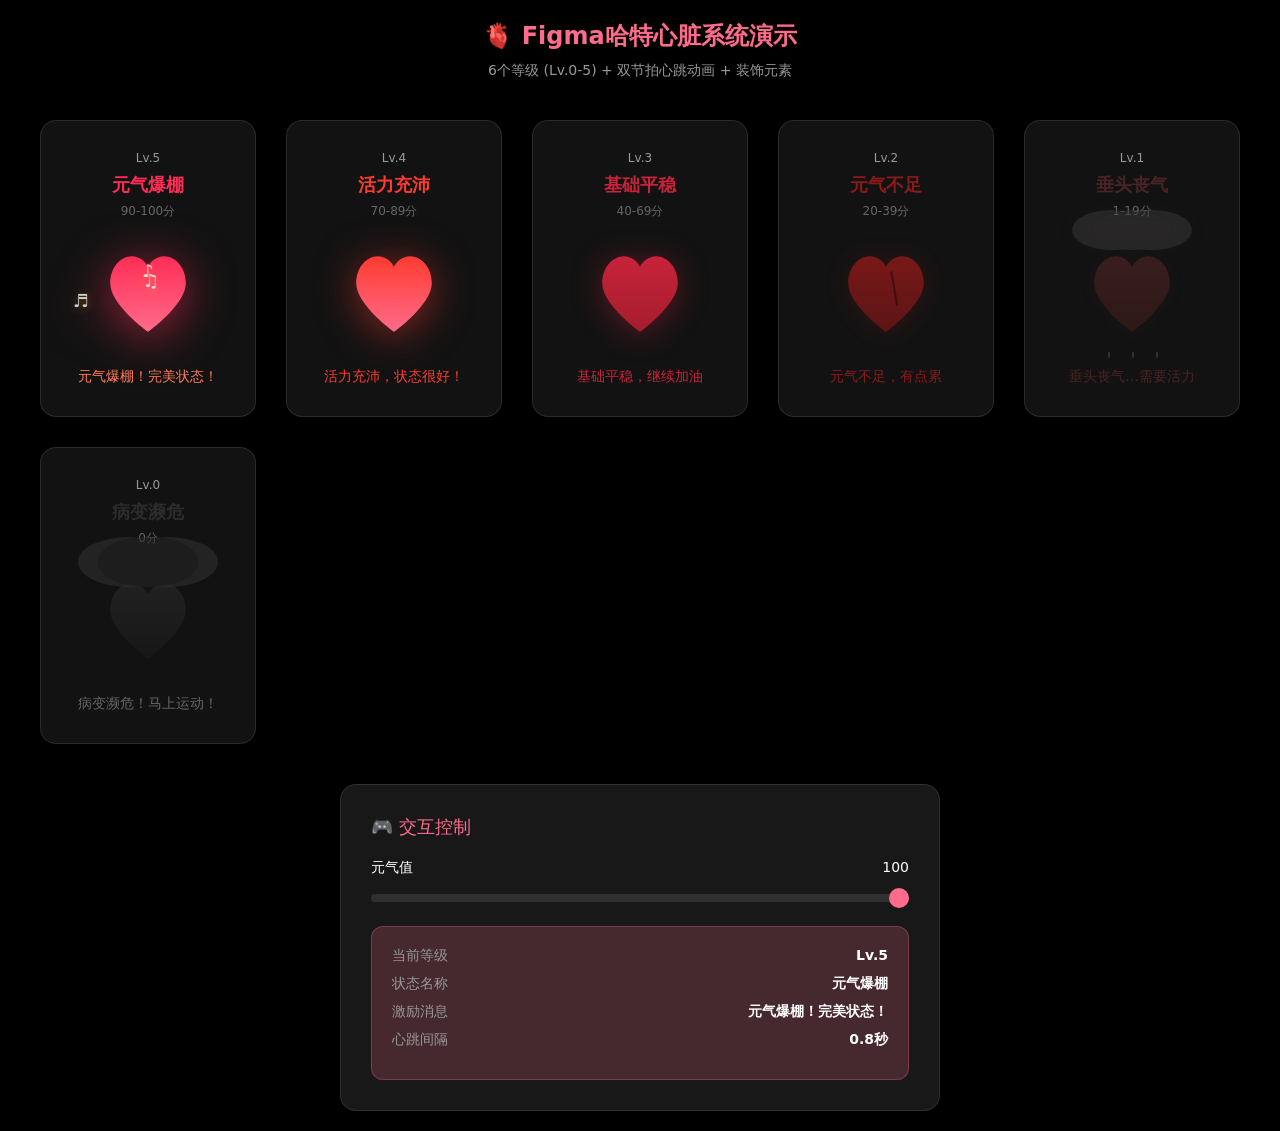
<file: demo-figma-heart.html>
<!DOCTYPE html>
<html lang="zh-CN">
<head>
  <meta charset="UTF-8">
  <meta name="viewport" content="width=device-width, initial-scale=1.0">
  <title>Figma哈特心脏演示 - 6个等级 + 双节拍</title>
  <style>
    * {
      margin: 0;
      padding: 0;
      box-sizing: border-box;
    }

    body {
      background: #000000;
      color: #FFFFFF;
      font-family: system-ui, -apple-system, sans-serif;
      display: flex;
      flex-direction: column;
      align-items: center;
      justify-content: center;
      min-height: 100vh;
      padding: 20px;
    }

    h1 {
      font-size: 24px;
      margin-bottom: 10px;
      color: #FF6B8B;
    }

    .subtitle {
      font-size: 14px;
      color: #999;
      margin-bottom: 40px;
    }

    .demo-container {
      display: grid;
      grid-template-columns: repeat(auto-fit, minmax(200px, 1fr));
      gap: 30px;
      max-width: 1200px;
      width: 100%;
      margin-bottom: 40px;
    }

    .level-card {
      background: rgba(30, 30, 30, 0.6);
      border-radius: 16px;
      padding: 30px 20px;
      text-align: center;
      backdrop-filter: blur(10px);
      border: 1px solid rgba(255, 255, 255, 0.1);
    }

    .level-title {
      font-size: 12px;
      color: #999;
      margin-bottom: 8px;
    }

    .level-name {
      font-size: 18px;
      font-weight: 600;
      margin-bottom: 6px;
    }

    .level-range {
      font-size: 12px;
      color: #666;
      margin-bottom: 20px;
    }

    .heart-container {
      position: relative;
      width: 120px;
      height: 108px;
      margin: 0 auto 20px;
      display: flex;
      align-items: center;
      justify-content: center;
    }

    .heart-icon {
      width: 100%;
      height: 100%;
      position: relative;
    }

    .heart-svg {
      width: 100%;
      height: 100%;
    }

    .level-message {
      font-size: 14px;
      color: #FF7A59;
      font-weight: 500;
      margin-top: 10px;
    }

    .controls {
      background: rgba(30, 30, 30, 0.8);
      border-radius: 16px;
      padding: 30px;
      max-width: 600px;
      width: 100%;
      border: 1px solid rgba(255, 255, 255, 0.1);
    }

    .control-title {
      font-size: 18px;
      margin-bottom: 20px;
      color: #FF6B8B;
    }

    .slider-group {
      margin-bottom: 20px;
    }

    .slider-label {
      display: flex;
      justify-content: space-between;
      margin-bottom: 10px;
      font-size: 14px;
    }

    input[type="range"] {
      width: 100%;
      height: 8px;
      border-radius: 4px;
      background: rgba(255, 255, 255, 0.1);
      outline: none;
      -webkit-appearance: none;
    }

    input[type="range"]::-webkit-slider-thumb {
      -webkit-appearance: none;
      width: 20px;
      height: 20px;
      border-radius: 50%;
      background: #FF6B8B;
      cursor: pointer;
    }

    .current-state {
      background: rgba(255, 107, 139, 0.2);
      border-radius: 12px;
      padding: 20px;
      margin-top: 20px;
      border: 1px solid rgba(255, 107, 139, 0.3);
    }

    .state-info {
      display: flex;
      justify-content: space-between;
      margin-bottom: 10px;
      font-size: 14px;
    }

    .state-label {
      color: #999;
    }

    .state-value {
      color: #FFF;
      font-weight: 600;
    }

    /* 引入Figma心脏样式 */
  </style>
  <link rel="stylesheet" href="public/styles-figma-heart.css">
</head>
<body>
  <h1>🫀 Figma哈特心脏系统演示</h1>
  <p class="subtitle">6个等级 (Lv.0-5) + 双节拍心跳动画 + 装饰元素</p>

  <div class="demo-container">
    <!-- Lv.5 -->
    <div class="level-card">
      <div class="level-title">Lv.5</div>
      <div class="level-name" style="color: #FF2D55;">元气爆棚</div>
      <div class="level-range">90-100分</div>
      <div class="heart-container">
        <div class="heart-icon" data-level="5">
          <svg class="heart-svg" viewBox="0 0 100 100" xmlns="http://www.w3.org/2000/svg">
            <defs>
              <linearGradient id="grad5" x1="0%" y1="0%" x2="0%" y2="100%">
                <stop offset="0%" style="stop-color:#FF2D55;stop-opacity:1" />
                <stop offset="100%" style="stop-color:#FF6B8B;stop-opacity:1" />
              </linearGradient>
            </defs>
            <path fill="url(#grad5)"
              d="M50,85 C50,85 15,60 15,40 C15,25 25,15 35,15 C42,15 48,20 50,25 C52,20 58,15 65,15 C75,15 85,25 85,40 C85,60 50,85 50,85 Z"/>
          </svg>
          <!-- 音符装饰 -->
          <span class="hart-music-note" style="position: absolute; top: 20px; left: -20px;">♪</span>
          <span class="hart-music-note" style="position: absolute; top: 30px; right: -20px;">♫</span>
          <span class="hart-music-note" style="position: absolute; top: 50px; left: -15px;">♬</span>
        </div>
      </div>
      <div class="level-message">元气爆棚！完美状态！</div>
    </div>

    <!-- Lv.4 -->
    <div class="level-card">
      <div class="level-title">Lv.4</div>
      <div class="level-name" style="color: #FF3B30;">活力充沛</div>
      <div class="level-range">70-89分</div>
      <div class="heart-container">
        <div class="heart-icon" data-level="4">
          <svg class="heart-svg" viewBox="0 0 100 100" xmlns="http://www.w3.org/2000/svg">
            <defs>
              <linearGradient id="grad4" x1="0%" y1="0%" x2="0%" y2="100%">
                <stop offset="0%" style="stop-color:#FF3B30;stop-opacity:1" />
                <stop offset="100%" style="stop-color:#FF6B8B;stop-opacity:1" />
              </linearGradient>
            </defs>
            <path fill="url(#grad4)"
              d="M50,85 C50,85 15,60 15,40 C15,25 25,15 35,15 C42,15 48,20 50,25 C52,20 58,15 65,15 C75,15 85,25 85,40 C85,60 50,85 50,85 Z"/>
          </svg>
        </div>
      </div>
      <div class="level-message" style="color: #FF3B30;">活力充沛，状态很好！</div>
    </div>

    <!-- Lv.3 -->
    <div class="level-card">
      <div class="level-title">Lv.3</div>
      <div class="level-name" style="color: #C7233A;">基础平稳</div>
      <div class="level-range">40-69分</div>
      <div class="heart-container">
        <div class="heart-icon" data-level="3">
          <svg class="heart-svg" viewBox="0 0 100 100" xmlns="http://www.w3.org/2000/svg">
            <defs>
              <linearGradient id="grad3" x1="0%" y1="0%" x2="0%" y2="100%">
                <stop offset="0%" style="stop-color:#C7233A;stop-opacity:1" />
                <stop offset="100%" style="stop-color:#A51D2D;stop-opacity:1" />
              </linearGradient>
            </defs>
            <path fill="url(#grad3)"
              d="M50,85 C50,85 15,60 15,40 C15,25 25,15 35,15 C42,15 48,20 50,25 C52,20 58,15 65,15 C75,15 85,25 85,40 C85,60 50,85 50,85 Z"/>
          </svg>
        </div>
      </div>
      <div class="level-message" style="color: #C7233A;">基础平稳，继续加油</div>
    </div>

    <!-- Lv.2 -->
    <div class="level-card">
      <div class="level-title">Lv.2</div>
      <div class="level-name" style="color: #8B1A1A;">元气不足</div>
      <div class="level-range">20-39分</div>
      <div class="heart-container">
        <div class="heart-icon" data-level="2">
          <svg class="heart-svg" viewBox="0 0 100 100" xmlns="http://www.w3.org/2000/svg">
            <defs>
              <linearGradient id="grad2" x1="0%" y1="0%" x2="0%" y2="100%">
                <stop offset="0%" style="stop-color:#8B1A1A;stop-opacity:1" />
                <stop offset="100%" style="stop-color:#6A1515;stop-opacity:1" />
              </linearGradient>
            </defs>
            <path fill="url(#grad2)"
              d="M50,85 C50,85 15,60 15,40 C15,25 25,15 35,15 C42,15 48,20 50,25 C52,20 58,15 65,15 C75,15 85,25 85,40 C85,60 50,85 50,85 Z"/>
            <!-- 裂纹 -->
            <svg class="hart-cracks">
              <path d="M 55,30 Q 58,45 60,60" />
            </svg>
          </svg>
        </div>
      </div>
      <div class="level-message" style="color: #8B1A1A;">元气不足，有点累</div>
    </div>

    <!-- Lv.1 -->
    <div class="level-card">
      <div class="level-title">Lv.1</div>
      <div class="level-name" style="color: #4A2424;">垂头丧气</div>
      <div class="level-range">1-19分</div>
      <div class="heart-container">
        <div class="heart-icon" data-level="1">
          <svg class="heart-svg" viewBox="0 0 100 100" xmlns="http://www.w3.org/2000/svg">
            <defs>
              <linearGradient id="grad1" x1="0%" y1="0%" x2="0%" y2="100%">
                <stop offset="0%" style="stop-color:#4A2424;stop-opacity:1" />
                <stop offset="100%" style="stop-color:#3A1A1A;stop-opacity:1" />
              </linearGradient>
            </defs>
            <path fill="url(#grad1)"
              d="M50,85 C50,85 15,60 15,40 C15,25 25,15 35,15 C42,15 48,20 50,25 C52,20 58,15 65,15 C75,15 85,25 85,40 C85,60 50,85 50,85 Z"/>
          </svg>
          <!-- 乌云和雨滴 -->
          <div class="hart-cloud"></div>
          <div class="hart-raindrop" style="left: 30%; animation-delay: 0s;"></div>
          <div class="hart-raindrop" style="left: 50%; animation-delay: 0.3s;"></div>
          <div class="hart-raindrop" style="left: 70%; animation-delay: 0.6s;"></div>
        </div>
      </div>
      <div class="level-message" style="color: #4A2424;">垂头丧气...需要活力</div>
    </div>

    <!-- Lv.0 -->
    <div class="level-card">
      <div class="level-title">Lv.0</div>
      <div class="level-name" style="color: #2C2C2C;">病变濒危</div>
      <div class="level-range">0分</div>
      <div class="heart-container">
        <div class="heart-icon" data-level="0">
          <svg class="heart-svg" viewBox="0 0 100 100" xmlns="http://www.w3.org/2000/svg">
            <defs>
              <linearGradient id="grad0" x1="0%" y1="0%" x2="0%" y2="100%">
                <stop offset="0%" style="stop-color:#2C2C2C;stop-opacity:1" />
                <stop offset="100%" style="stop-color:#1A1A1A;stop-opacity:1" />
              </linearGradient>
            </defs>
            <path fill="url(#grad0)"
              d="M50,85 C50,85 15,60 15,40 C15,25 25,15 35,15 C42,15 48,20 50,25 C52,20 58,15 65,15 C75,15 85,25 85,40 C85,60 50,85 50,85 Z"/>
          </svg>
          <!-- 厚重乌云和闪电 -->
          <div class="hart-cloud" style="width: 100px; height: 50px; background: rgba(40, 40, 40, 0.9);"></div>
          <div class="hart-lightning"></div>
        </div>
      </div>
      <div class="level-message" style="color: #666;">病变濒危！马上运动！</div>
    </div>
  </div>

  <div class="controls">
    <div class="control-title">🎮 交互控制</div>

    <div class="slider-group">
      <div class="slider-label">
        <span class="slider-label-text">元气值</span>
        <span class="slider-value" id="energyValue">100</span>
      </div>
      <input type="range" id="energySlider" min="0" max="100" value="100" />
    </div>

    <div class="current-state">
      <div class="state-info">
        <span class="state-label">当前等级</span>
        <span class="state-value" id="currentLevel">Lv.5</span>
      </div>
      <div class="state-info">
        <span class="state-label">状态名称</span>
        <span class="state-value" id="currentName">元气爆棚</span>
      </div>
      <div class="state-info">
        <span class="state-label">激励消息</span>
        <span class="state-value" id="currentMessage">元气爆棚！完美状态！</span>
      </div>
      <div class="state-info">
        <span class="state-label">心跳间隔</span>
        <span class="state-value" id="currentBeat">0.8秒</span>
      </div>
    </div>
  </div>

  <script src="public/energy-system-figma.js"></script>
  <script>
    // 初始化Figma元气值系统
    const energySystem = new EnergySystemFigma();

    // 交互控制
    const slider = document.getElementById('energySlider');
    const energyValue = document.getElementById('energyValue');
    const currentLevel = document.getElementById('currentLevel');
    const currentName = document.getElementById('currentName');
    const currentMessage = document.getElementById('currentMessage');
    const currentBeat = document.getElementById('currentBeat');

    slider.addEventListener('input', (e) => {
      const value = parseInt(e.target.value);
      energySystem.energy = value;

      const status = energySystem.getDetailedStatus();

      energyValue.textContent = value;
      currentLevel.textContent = `Lv.${status.level}`;
      currentName.textContent = status.name;
      currentMessage.textContent = status.message;
      currentBeat.textContent = `${status.beatSpeed}秒`;

      // 更新颜色
      currentLevel.style.color = status.color;
      currentName.style.color = status.color;
      currentMessage.style.color = status.color;
    });

    console.log('✅ Figma哈特心脏演示已加载');
    console.log('📊 当前元气值系统状态:', energySystem.getDetailedStatus());
  </script>
</body>
</html>
</file>
<file: public/styles-figma-heart.css>
/**
 * Figma风格哈特心脏增强样式
 * 6个等级 (Lv.0-5) + 双节拍心跳动画
 */

/* ============================================
   双节拍心跳动画 (模拟真实"咚-咚"节奏)
   ============================================ */

/* 基础心脏图标样式 */
.heart-icon {
  position: relative;
  width: 100%;
  height: 100%;
  transition: transform 0.3s ease, opacity 0.3s ease;
}

/* 装饰元素样式 */
.heart-decorations {
  position: absolute;
  top: 0;
  left: 0;
  width: 100%;
  height: 100%;
  pointer-events: none;
  z-index: 10;
}

/* 裂纹样式 */
.heart-crack {
  stroke-dasharray: 10;
  stroke-dashoffset: 10;
  animation: crackAppear 1s forwards;
}

@keyframes crackAppear {
  to { stroke-dashoffset: 0; }
}

/* 暴风云装饰 */
.storm-cloud {
  position: absolute;
  top: -30%;
  left: 50%;
  transform: translateX(-50%);
  width: 120%;
  height: 40%;
  background: radial-gradient(ellipse at center, #333 0%, #222 70%, transparent 100%);
  border-radius: 50%;
  opacity: 0.8;
}

.lightning {
  position: absolute;
  top: 5%;
  left: 60%;
  width: 4px;
  height: 20px;
  background: #FFD700;
  clip-path: polygon(50% 0%, 0% 100%, 100% 50%, 50% 50%, 100% 100%, 0% 50%, 50% 50%);
  animation: flash 2s infinite;
}

@keyframes flash {
  0%, 50%, 100% { opacity: 0; }
  25%, 75% { opacity: 1; }
}

.bandage {
  position: absolute;
  top: 40%;
  left: 30%;
  width: 40%;
  height: 10px;
  background: #FFF;
  transform: rotate(-30deg);
  opacity: 0.8;
}

/* 雨云装饰 */
.rain-cloud {
  position: absolute;
  top: -20%;
  left: 50%;
  transform: translateX(-50%);
  width: 80%;
  height: 30%;
  background: radial-gradient(ellipse at center, #666 0%, #444 70%, transparent 100%);
  border-radius: 50%;
  opacity: 0.7;
}

.raindrop {
  position: absolute;
  top: 15%;
  width: 4px;
  height: 10px;
  background: #6ECFF6;
  border-radius: 50% 50% 50% 50% / 60% 60% 40% 40%;
  animation: rain 2s infinite linear;
}

@keyframes rain {
  0% { transform: translateY(0); opacity: 0.8; }
  100% { transform: translateY(50px); opacity: 0; }
}

/* 闪光装饰 */
.sparkle {
  position: absolute;
  width: 6px;
  height: 6px;
  background: #FFF;
  border-radius: 50%;
  animation: sparkle 3s infinite;
}

@keyframes sparkle {
  0%, 100% { transform: scale(0); opacity: 0; }
  50% { transform: scale(1); opacity: 0.8; }
}

/* 音符装饰 */
.music-note {
  position: absolute;
  font-size: 16px;
  color: #FFD700;
  animation: float 4s infinite;
}

@keyframes float {
  0% { transform: translateY(0) rotate(0deg); opacity: 0; }
  25% { opacity: 1; }
  50% { transform: translateY(-20px) rotate(10deg); opacity: 1; }
  75% { opacity: 0.5; }
  100% { transform: translateY(-40px) rotate(20deg); opacity: 0; }
}

.golden-glow {
  position: absolute;
  top: 0;
  left: 0;
  width: 100%;
  height: 100%;
  background: radial-gradient(ellipse at center, rgba(255, 215, 0, 0.2) 0%, transparent 70%);
  border-radius: 50%;
  animation: pulse 2s infinite alternate;
}

@keyframes pulse {
  0% { opacity: 0.2; transform: scale(1.5); }
  100% { opacity: 0.4; transform: scale(1.8); }
}

/* Lv.5 - 元气爆棚：快速有力的双跳 */
@keyframes heartbeat-lv5 {
  0% { transform: scale(1); }
  15% { transform: scale(1.18); }      /* 第一跳 */
  20% { transform: scale(1); }
  32% { transform: scale(1.12); }      /* 第二跳 */
  40% { transform: scale(1); }
  100% { transform: scale(1); }
}

/* Lv.4 - 活力充沛：稳健的双跳 */
@keyframes heartbeat-lv4 {
  0% { transform: scale(1); }
  15% { transform: scale(1.15); }
  20% { transform: scale(1); }
  32% { transform: scale(1.10); }
  40% { transform: scale(1); }
  100% { transform: scale(1); }
}

/* Lv.3 - 基础平稳：平稳的双跳 */
@keyframes heartbeat-lv3 {
  0% { transform: scale(1); }
  15% { transform: scale(1.12); }
  20% { transform: scale(1); }
  32% { transform: scale(1.08); }
  40% { transform: scale(1); }
  100% { transform: scale(1); }
}

/* Lv.2 - 元气不足：微弱的双跳 */
@keyframes heartbeat-lv2 {
  0% { transform: scale(1); }
  15% { transform: scale(1.08); }
  20% { transform: scale(1); }
  32% { transform: scale(1.05); }
  40% { transform: scale(1); }
  100% { transform: scale(1); }
}

/* Lv.1 - 垂头丧气：极弱的双跳 */
@keyframes heartbeat-lv1 {
  0% { transform: scale(1); }
  15% { transform: scale(1.04); }
  20% { transform: scale(1); }
  32% { transform: scale(1.02); }
  40% { transform: scale(1); }
  100% { transform: scale(1); }
}

/* Lv.0 - 病变濒危：几乎看不见的双跳 */
@keyframes heartbeat-lv0 {
  0% { transform: scale(1); }
  15% { transform: scale(1.02); }
  20% { transform: scale(1); }
  32% { transform: scale(1.01); }
  40% { transform: scale(1); }
  100% { transform: scale(1); }
}

/* ============================================
   心脏图标状态样式
   ============================================ */

/* Lv.5 - 元气爆棚 (90-100) */
.heart-icon[data-state="excellent"],
.heart-icon[data-level="5"] {
  animation: heartbeat-lv5 0.4s ease-in-out infinite;
  animation-delay: 0s;
  animation-iteration-count: infinite;
  filter: drop-shadow(0 8px 24px rgba(255, 45, 85, 0.6));
}

.heart-icon[data-state="excellent"]::before,
.heart-icon[data-level="5"]::before {
  background: radial-gradient(circle, rgba(255, 215, 0, 0.4) 0%, transparent 70%);
  animation: heartGlow-lv5 2.5s ease-in-out infinite;
}

/* Lv.4 - 活力充沛 (70-89) */
.heart-icon[data-state="energetic"],
.heart-icon[data-level="4"] {
  animation: heartbeat-lv4 0.4s ease-in-out infinite;
  animation-delay: 1.2s;
  animation-iteration-count: infinite;
  filter: drop-shadow(0 6px 20px rgba(255, 59, 48, 0.5));
}

.heart-icon[data-state="energetic"]::before,
.heart-icon[data-level="4"]::before {
  background: radial-gradient(circle, rgba(255, 143, 163, 0.3) 0%, transparent 70%);
  animation: heartGlow-lv4 2.5s ease-in-out infinite;
}

/* Lv.3 - 基础平稳 (40-69) */
.heart-icon[data-state="normal"],
.heart-icon[data-level="3"] {
  animation: heartbeat-lv3 0.4s ease-in-out infinite;
  animation-delay: 1.8s;
  animation-iteration-count: infinite;
  filter: drop-shadow(0 4px 16px rgba(199, 35, 58, 0.4));
}

.heart-icon[data-state="normal"]::before,
.heart-icon[data-level="3"]::before {
  background: radial-gradient(circle, rgba(255, 107, 139, 0.15) 0%, transparent 70%);
  animation: heartGlow-lv3 2.5s ease-in-out infinite;
}

/* Lv.2 - 元气不足 (20-39) */
.heart-icon[data-state="tired"],
.heart-icon[data-level="2"] {
  animation: heartbeat-lv2 0.4s ease-in-out infinite;
  animation-delay: 2.5s;
  animation-iteration-count: infinite;
  filter: drop-shadow(0 2px 12px rgba(139, 26, 26, 0.3));
  opacity: 0.85;
}

.heart-icon[data-state="tired"]::before,
.heart-icon[data-level="2"]::before {
  display: none; /* 无光晕 */
}

/* Lv.1 - 垂头丧气 (1-19) */
.heart-icon[data-state="depressed"],
.heart-icon[data-level="1"] {
  animation: heartbeat-lv1 0.4s ease-in-out infinite;
  animation-delay: 5.0s;
  animation-iteration-count: infinite;
  filter: drop-shadow(0 1px 8px rgba(74, 36, 36, 0.2));
  opacity: 0.7;
}

.heart-icon[data-state="depressed"]::before,
.heart-icon[data-level="1"]::before {
  display: none;
}

/* Lv.0 - 病变濒危 (0) */
.heart-icon[data-state="dead"],
.heart-icon[data-level="0"] {
  animation: heartbeat-lv0 0.4s ease-in-out infinite;
  animation-delay: 10.0s;
  animation-iteration-count: infinite;
  filter: drop-shadow(0 1px 4px rgba(44, 44, 44, 0.1));
  opacity: 0.6;
}

.heart-icon[data-state="dead"]::before,
.heart-icon[data-level="0"]::before {
  display: none;
}

/* ============================================
   光晕脉动动画
   ============================================ */

@keyframes heartGlow-lv5 {
  0%, 100% {
    opacity: 0.4;
    transform: translate(-50%, -50%) scale(1.5);
  }
  50% {
    opacity: 0.7;
    transform: translate(-50%, -50%) scale(1.8);
  }
}

@keyframes heartGlow-lv4 {
  0%, 100% {
    opacity: 0.3;
    transform: translate(-50%, -50%) scale(1.4);
  }
  50% {
    opacity: 0.5;
    transform: translate(-50%, -50%) scale(1.6);
  }
}

@keyframes heartGlow-lv3 {
  0%, 100% {
    opacity: 0.15;
    transform: translate(-50%, -50%) scale(1.2);
  }
  50% {
    opacity: 0.25;
    transform: translate(-50%, -50%) scale(1.3);
  }
}

/* ============================================
   装饰元素样式
   ============================================ */

/* 裂纹（Lv.0-2） */
.hart-cracks {
  position: absolute;
  top: 0;
  left: 0;
  width: 100%;
  height: 100%;
  pointer-events: none;
}

.hart-cracks path {
  stroke: rgba(0, 0, 0, 0.4);
  stroke-width: 2;
  fill: none;
  stroke-linecap: round;
}

/* 乌云（Lv.0-1） */
.hart-cloud {
  position: absolute;
  top: -30px;
  left: 50%;
  transform: translateX(-50%);
  width: 80px;
  height: 40px;
  background: rgba(60, 60, 60, 0.7);
  border-radius: 50%;
  box-shadow:
    -20px 0 0 rgba(60, 60, 60, 0.7),
    20px 0 0 rgba(60, 60, 60, 0.7);
  animation: cloudFloat 3s ease-in-out infinite;
}

@keyframes cloudFloat {
  0%, 100% { transform: translateX(-50%) translateY(0); }
  50% { transform: translateX(-50%) translateY(-3px); }
}

/* 雨滴（Lv.1） */
.hart-raindrop {
  position: absolute;
  width: 2px;
  height: 8px;
  background: linear-gradient(180deg, rgba(100, 150, 200, 0.6), transparent);
  border-radius: 50%;
  animation: rainFall 0.8s linear infinite;
}

@keyframes rainFall {
  0% { transform: translateY(0); opacity: 1; }
  100% { transform: translateY(40px); opacity: 0; }
}

/* 闪电（Lv.0） */
.hart-lightning {
  position: absolute;
  top: 10px;
  left: 50%;
  transform: translateX(-50%);
  width: 3px;
  height: 30px;
  background: linear-gradient(180deg, #FFD700, #FFA500, transparent);
  clip-path: polygon(50% 0%, 65% 40%, 50% 40%, 60% 100%, 35% 60%, 50% 60%);
  animation: lightning 3s ease-in-out infinite;
  opacity: 0;
}

@keyframes lightning {
  0%, 90%, 100% { opacity: 0; }
  92%, 94% { opacity: 1; }
}

/* 音符（Lv.5） */
.hart-music-note {
  position: absolute;
  font-size: 18px;
  animation: noteFloat 3s ease-in-out infinite;
  opacity: 0.8;
  filter: drop-shadow(0 2px 4px rgba(255, 215, 0, 0.5));
}

@keyframes noteFloat {
  0% {
    transform: translateY(0) rotate(0deg);
    opacity: 0.8;
  }
  50% {
    transform: translateY(-20px) rotate(10deg);
    opacity: 1;
  }
  100% {
    transform: translateY(-40px) rotate(20deg);
    opacity: 0;
  }
}

.hart-music-note:nth-child(1) {
  top: 20px;
  left: -20px;
  animation-delay: 0s;
}

.hart-music-note:nth-child(2) {
  top: 30px;
  right: -20px;
  animation-delay: 0.8s;
}

.hart-music-note:nth-child(3) {
  top: 50px;
  left: -15px;
  animation-delay: 1.6s;
}

/* 光点（Lv.4-5） */
.hart-sparkle {
  position: absolute;
  width: 4px;
  height: 4px;
  background: radial-gradient(circle, rgba(255, 215, 0, 1), transparent);
  border-radius: 50%;
  animation: sparkle 2s ease-in-out infinite;
  opacity: 0;
}

@keyframes sparkle {
  0%, 100% { opacity: 0; transform: scale(0); }
  50% { opacity: 1; transform: scale(1); }
}

/* ============================================
   元气值进度条6级颜色
   ============================================ */

/* Lv.5 (90-100) */
.energy-bar-fill[data-level="5"],
.energy-bar-fill[data-level="excellent"] {
  background: linear-gradient(90deg, #FF2D55, #FF6B8B);
  box-shadow: 0 0 20px rgba(255, 45, 85, 0.6);
}

/* Lv.4 (70-89) */
.energy-bar-fill[data-level="4"],
.energy-bar-fill[data-level="energetic"] {
  background: linear-gradient(90deg, #FF3B30, #FF6B8B);
  box-shadow: 0 0 16px rgba(255, 59, 48, 0.5);
}

/* Lv.3 (40-69) */
.energy-bar-fill[data-level="3"],
.energy-bar-fill[data-level="normal"] {
  background: linear-gradient(90deg, #C7233A, #A51D2D);
  box-shadow: 0 0 12px rgba(199, 35, 58, 0.4);
}

/* Lv.2 (20-39) */
.energy-bar-fill[data-level="2"],
.energy-bar-fill[data-level="tired"] {
  background: linear-gradient(90deg, #8B1A1A, #6A1515);
  box-shadow: 0 0 8px rgba(139, 26, 26, 0.3);
}

/* Lv.1 (1-19) */
.energy-bar-fill[data-level="1"],
.energy-bar-fill[data-level="depressed"] {
  background: linear-gradient(90deg, #4A2424, #3A1A1A);
  box-shadow: 0 0 4px rgba(74, 36, 36, 0.2);
}

/* Lv.0 (0) */
.energy-bar-fill[data-level="0"],
.energy-bar-fill[data-level="dead"] {
  background: linear-gradient(90deg, #2C2C2C, #1A1A1A);
  box-shadow: none;
}

/* ============================================
   元气值数值显示颜色
   ============================================ */

.energy-value[data-level="5"],
.energy-value[data-level="excellent"] {
  color: #FF2D55;
  text-shadow: 0 0 10px rgba(255, 45, 85, 0.6);
}

.energy-value[data-level="4"],
.energy-value[data-level="energetic"] {
  color: #FF3B30;
  text-shadow: 0 0 8px rgba(255, 59, 48, 0.5);
}

.energy-value[data-level="3"],
.energy-value[data-level="normal"] {
  color: #C7233A;
  text-shadow: 0 0 6px rgba(199, 35, 58, 0.4);
}

.energy-value[data-level="2"],
.energy-value[data-level="tired"] {
  color: #8B1A1A;
  text-shadow: none;
}

.energy-value[data-level="1"],
.energy-value[data-level="depressed"] {
  color: #4A2424;
  text-shadow: none;
}

.energy-value[data-level="0"],
.energy-value[data-level="dead"] {
  color: #2C2C2C;
  text-shadow: none;
}

/* ============================================
   浮动动画（Lv.4-5）
   ============================================ */

.heart-icon[data-level="5"],
.heart-icon[data-level="4"],
.heart-icon[data-state="excellent"],
.heart-icon[data-state="energetic"] {
  animation: heartbeat-float 0.4s ease-in-out infinite,
             float 3s ease-in-out infinite;
}

@keyframes float {
  0%, 100% { transform: translateY(0); }
  50% { transform: translateY(-6px); }
}
</file>
